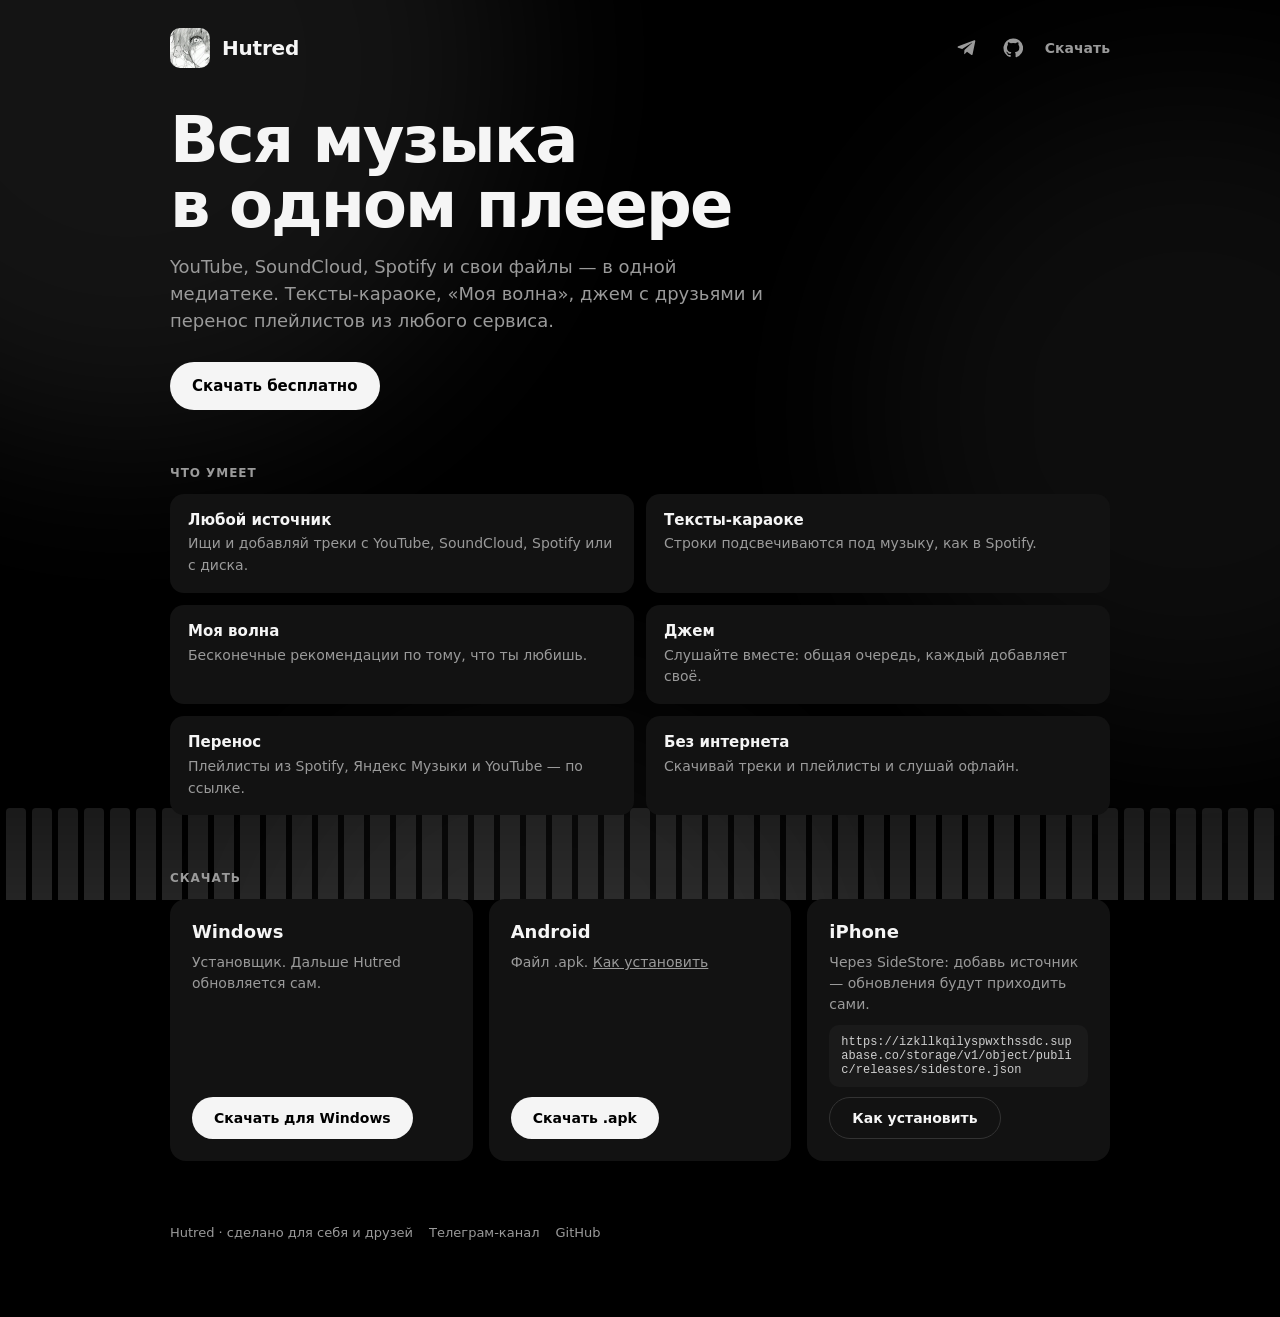
<file: site/index.html>
<!doctype html>
<html lang="ru">
<head>
<meta charset="utf-8">
<meta http-equiv="Content-Security-Policy" content="default-src 'self'; script-src 'self' 'unsafe-inline'; style-src 'self' 'unsafe-inline' https://fonts.googleapis.com; font-src https://fonts.gstatic.com; img-src 'self' https: data:; connect-src https://izkllkqilyspwxthssdc.supabase.co; base-uri 'none'; form-action 'none'; object-src 'none'">
<meta name="referrer" content="strict-origin-when-cross-origin">
<meta name="viewport" content="width=device-width,initial-scale=1">
<title>Hutred — музыка отовсюду</title>
<meta name="description" content="Музыкальный плеер: YouTube, SoundCloud, Spotify и свои файлы в одной медиатеке. Караоке, «Моя волна», джем с друзьями.">
<link rel="icon" href="logo.png">
<link rel="preconnect" href="https://fonts.googleapis.com">
<link href="https://fonts.googleapis.com/css2?family=Inter:wght@400;600;700;800&display=swap" rel="stylesheet">
<link rel="stylesheet" href="style.css">
</head>
<body>
<div class="fx" aria-hidden="true"><i></i><i></i><i></i></div>
<div class="eq" aria-hidden="true" id="eq"></div>
<div class="wrap">
  <header class="top">
    <img src="logo.png" alt="">
    <b>Hutred</b>
    <span class="sp"></span>
    <span class="links">
      <a class="ic" href="https://t.me/qxincee" target="_blank" rel="noopener" aria-label="Телеграм-канал Hutred" title="Телеграм-канал"><svg viewBox="0 0 24 24" fill="currentColor" aria-hidden="true"><path d="M21.9 4.3 18.7 19.4c-.2 1-.9 1.3-1.8.8l-4.9-3.6-2.4 2.3c-.3.3-.5.5-1 .5l.3-5 9.2-8.3c.4-.4-.1-.6-.6-.2L6.2 13.1l-4.9-1.5c-1-.3-1.1-1 .2-1.6L20.6 2.7c.9-.3 1.6.2 1.3 1.6z"/></svg></a>
      <a class="ic" href="https://github.com/whenuknowmeuseemeshine/hutred" target="_blank" rel="noopener" aria-label="Hutred на GitHub" title="GitHub"><svg viewBox="0 0 24 24" fill="currentColor" aria-hidden="true"><path d="M12 .5a11.5 11.5 0 0 0-3.6 22.4c.6.1.8-.3.8-.6v-2c-3.2.7-3.9-1.5-3.9-1.5-.5-1.3-1.3-1.7-1.3-1.7-1-.7.1-.7.1-.7 1.2.1 1.8 1.2 1.8 1.2 1 1.8 2.8 1.3 3.5 1 .1-.8.4-1.3.7-1.6-2.6-.3-5.3-1.3-5.3-5.7 0-1.3.5-2.3 1.2-3.1-.1-.3-.5-1.5.1-3.1 0 0 1-.3 3.2 1.2a11 11 0 0 1 5.8 0c2.2-1.5 3.2-1.2 3.2-1.2.6 1.6.2 2.8.1 3.1.8.8 1.2 1.8 1.2 3.1 0 4.4-2.7 5.4-5.3 5.7.4.4.8 1.1.8 2.2v3.2c0 .3.2.7.8.6A11.5 11.5 0 0 0 12 .5z"/></svg></a>
    </span>
    <a class="link" href="#download">Скачать</a>
  </header>

  <h1>Вся музыка<br>в одном плеере</h1>
  <p class="lead">YouTube, SoundCloud, Spotify и свои файлы — в одной медиатеке. Тексты-караоке, «Моя волна», джем с друзьями и перенос плейлистов из любого сервиса.</p>
  <div class="row">
    <a class="btn" href="#download">Скачать бесплатно</a>
  </div>

  <div class="cap">Что умеет</div>
  <div class="feat">
    <div><b>Любой источник</b><span>Ищи и добавляй треки с YouTube, SoundCloud, Spotify или с диска.</span></div>
    <div><b>Тексты-караоке</b><span>Строки подсвечиваются под музыку, как в Spotify.</span></div>
    <div><b>Моя волна</b><span>Бесконечные рекомендации по тому, что ты любишь.</span></div>
    <div><b>Джем</b><span>Слушайте вместе: общая очередь, каждый добавляет своё.</span></div>
    <div><b>Перенос</b><span>Плейлисты из Spotify, Яндекс Музыки и YouTube — по ссылке.</span></div>
    <div><b>Без интернета</b><span>Скачивай треки и плейлисты и слушай офлайн.</span></div>
  </div>

  <div class="cap" id="download">Скачать</div>
  <div class="grid" style="margin-top:0">
    <div class="card">
      <h3>Windows</h3>
      <p>Установщик. Дальше Hutred обновляется сам.</p>
      <a class="btn" id="dl-win" href="#">Скачать для Windows</a>
    </div>
    <div class="card">
      <h3>Android</h3>
      <p>Файл .apk. <a href="phone.html#android">Как установить</a></p>
      <a class="btn" id="dl-android" href="#">Скачать .apk</a>
    </div>
    <div class="card">
      <h3>iPhone</h3>
      <p>Через SideStore: добавь источник — обновления будут приходить сами.</p>
      <code class="copy" id="src" title="Нажми, чтобы скопировать"></code>
      <a class="btn ghost" href="phone.html#iphone">Как установить</a>
    </div>
  </div>

  <p class="foot"><span>Hutred · сделано для себя и друзей</span><a href="https://t.me/qxincee" target="_blank" rel="noopener">Телеграм-канал</a><a href="https://github.com/whenuknowmeuseemeshine/hutred" target="_blank" rel="noopener">GitHub</a></p>
</div>
<script>
const PUB = 'https://izkllkqilyspwxthssdc.supabase.co/storage/v1/object/public/releases';
const src = document.getElementById('src');
src.textContent = PUB + '/sidestore.json';
src.onclick = () => { navigator.clipboard?.writeText(src.textContent); src.textContent = 'Скопировано ✓'; setTimeout(() => src.textContent = PUB + '/sidestore.json', 1500); };
fetch(PUB + '/latest.json?t=' + Date.now()).then(r => r.json()).then(j => {
  if (j.windows) document.getElementById('dl-win').href = j.windows;
  if (j.android) document.getElementById('dl-android').href = j.android;
}).catch(() => {});
</script>
<script>
(() => { const eq = document.getElementById('eq'); if (!eq) return;
  const n = Math.max(24, Math.round(innerWidth / 26));
  for (let i = 0; i < n; i++) { const s = document.createElement('span');
    s.style.setProperty('--h', (35 + Math.random() * 60) + '%');
    s.style.animationDelay = (-Math.random() * 1.8).toFixed(2) + 's';
    s.style.animationDuration = (1.2 + Math.random() * 1.4).toFixed(2) + 's';
    eq.appendChild(s); } })();
</script>
</body>
</html>
</file>
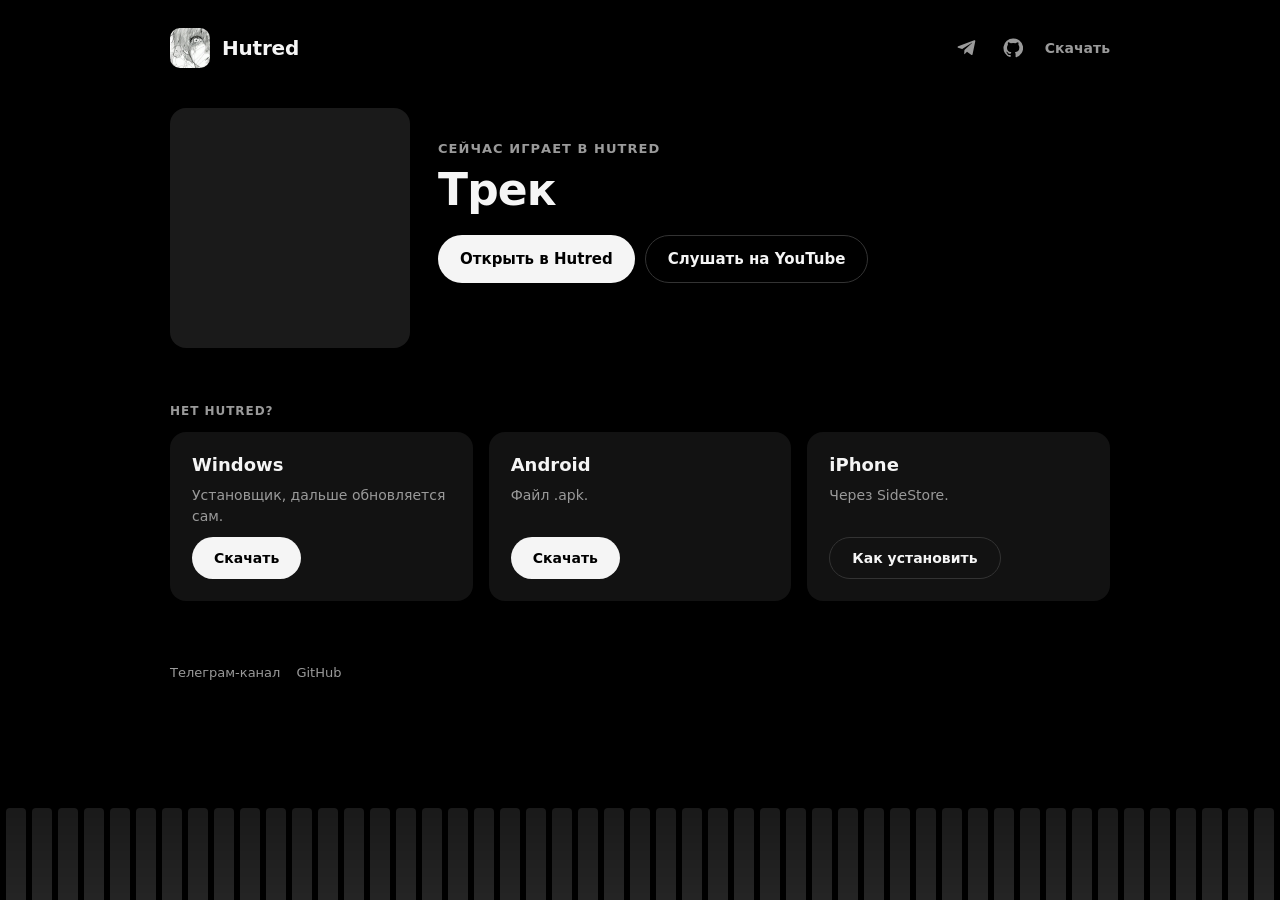
<file: site/listen/index.html>
<!doctype html>
<html lang="ru">
<head>
<meta charset="utf-8">
<meta http-equiv="Content-Security-Policy" content="default-src 'self'; script-src 'self' 'unsafe-inline'; style-src 'self' 'unsafe-inline' https://fonts.googleapis.com; font-src https://fonts.gstatic.com; img-src 'self' https: data:; connect-src https://izkllkqilyspwxthssdc.supabase.co; base-uri 'none'; form-action 'none'; object-src 'none'">
<meta name="referrer" content="strict-origin-when-cross-origin">
<meta name="viewport" content="width=device-width,initial-scale=1">
<title>Слушать в Hutred</title>
<link rel="icon" href="../logo.png">
<link rel="preconnect" href="https://fonts.googleapis.com">
<link href="https://fonts.googleapis.com/css2?family=Inter:wght@400;600;700;800&display=swap" rel="stylesheet">
<link rel="stylesheet" href="../style.css">
<style>
.bgc{position:fixed;inset:-60px;background-color:#000;z-index:-3;background-size:cover;background-position:center;filter:blur(60px) saturate(1.3);opacity:.35}
body{background:transparent}
.fx{display:none}
.track{display:flex;gap:28px;align-items:center;margin-top:12px}
@media (max-width:640px){.track{flex-direction:column;align-items:flex-start}}
.cover{width:240px;height:240px;border-radius:16px;background:#1a1a1a center/cover;flex-shrink:0;box-shadow:0 20px 60px rgba(0,0,0,.5)}
@media (max-width:640px){.cover{width:100%;height:auto;aspect-ratio:1}}
.who{font-size:13px;font-weight:700;letter-spacing:.08em;color:var(--muted);text-transform:uppercase;margin-bottom:10px}
.t{font-size:clamp(28px,5vw,44px);font-weight:800;letter-spacing:-.02em;margin:0 0 6px;line-height:1.08}
.a{font-size:18px;color:#cfcfcf;margin:0 0 22px}
.hint{font-size:13px;color:var(--muted);margin-top:14px;min-height:18px}
</style>
</head>
<body>
<div class="fx" aria-hidden="true"><i></i><i></i><i></i></div>
<div class="eq" aria-hidden="true" id="eq"></div>
<div class="bgc" id="bg"></div>
<div class="wrap">
  <header class="top">
    <img src="../logo.png" alt="">
    <b>Hutred</b>
    <span class="sp"></span>
    <span class="links">
      <a class="ic" href="https://t.me/qxincee" target="_blank" rel="noopener" aria-label="Телеграм-канал Hutred" title="Телеграм-канал"><svg viewBox="0 0 24 24" fill="currentColor" aria-hidden="true"><path d="M21.9 4.3 18.7 19.4c-.2 1-.9 1.3-1.8.8l-4.9-3.6-2.4 2.3c-.3.3-.5.5-1 .5l.3-5 9.2-8.3c.4-.4-.1-.6-.6-.2L6.2 13.1l-4.9-1.5c-1-.3-1.1-1 .2-1.6L20.6 2.7c.9-.3 1.6.2 1.3 1.6z"/></svg></a>
      <a class="ic" href="https://github.com/whenuknowmeuseemeshine/hutred" target="_blank" rel="noopener" aria-label="Hutred на GitHub" title="GitHub"><svg viewBox="0 0 24 24" fill="currentColor" aria-hidden="true"><path d="M12 .5a11.5 11.5 0 0 0-3.6 22.4c.6.1.8-.3.8-.6v-2c-3.2.7-3.9-1.5-3.9-1.5-.5-1.3-1.3-1.7-1.3-1.7-1-.7.1-.7.1-.7 1.2.1 1.8 1.2 1.8 1.2 1 1.8 2.8 1.3 3.5 1 .1-.8.4-1.3.7-1.6-2.6-.3-5.3-1.3-5.3-5.7 0-1.3.5-2.3 1.2-3.1-.1-.3-.5-1.5.1-3.1 0 0 1-.3 3.2 1.2a11 11 0 0 1 5.8 0c2.2-1.5 3.2-1.2 3.2-1.2.6 1.6.2 2.8.1 3.1.8.8 1.2 1.8 1.2 3.1 0 4.4-2.7 5.4-5.3 5.7.4.4.8 1.1.8 2.2v3.2c0 .3.2.7.8.6A11.5 11.5 0 0 0 12 .5z"/></svg></a>
    </span>
    <a class="link" href="../#download">Скачать</a>
  </header>

  <div class="track">
    <div class="cover" id="cover" role="img" aria-label="Обложка"></div>
    <div>
      <div class="who">Сейчас играет в Hutred</div>
      <h1 class="t" id="title">Трек</h1>
      <p class="a" id="artist"></p>
      <div class="row">
        <a class="btn" id="open" href="#">Открыть в Hutred</a>
        <a class="btn ghost" id="orig" href="#" target="_blank" rel="noopener" hidden>Слушать на YouTube</a>
      </div>
      <div class="hint" id="hint"></div>
    </div>
  </div>

  <div class="cap">Нет Hutred?</div>
  <div class="grid" style="margin-top:0">
    <div class="card"><h3>Windows</h3><p>Установщик, дальше обновляется сам.</p><a class="btn" id="dl-win" href="#">Скачать</a></div>
    <div class="card"><h3>Android</h3><p>Файл .apk.</p><a class="btn" id="dl-android" href="#">Скачать</a></div>
    <div class="card"><h3>iPhone</h3><p>Через SideStore.</p><a class="btn ghost" href="../phone.html#iphone">Как установить</a></div>
  </div>
  <p class="foot"><a href="https://t.me/qxincee" target="_blank" rel="noopener">Телеграм-канал</a><a href="https://github.com/whenuknowmeuseemeshine/hutred" target="_blank" rel="noopener">GitHub</a></p>
</div>
<script>
const PUB = 'https://izkllkqilyspwxthssdc.supabase.co/storage/v1/object/public/releases';
const q = new URLSearchParams(location.search);
const s = q.get('s'), u = q.get('u') || '', t = q.get('t') || 'Трек', a = q.get('a') || '', c = q.get('c');
document.getElementById('title').textContent = t;
document.getElementById('artist').textContent = a;
document.title = t + (a ? ' — ' + a : '') + ' · Hutred';
// Ссылки из адреса страницы проверяем: обложка — только https-картинка,
// «Слушать на …» — только настоящие сайты сервисов.
function safeUrl(v, hosts) {
  try {
    const x = new URL(v);
    if (x.protocol !== 'https:') return null;
    if (hosts && !hosts.some(h => x.hostname === h || x.hostname.endsWith('.' + h))) return null;
    return x.href;
  } catch (e) { return null; }
}
const cover = c ? safeUrl(c) : null;
if (cover) {
  const css = 'url("' + encodeURI(cover).replace(/["\\()]/g, encodeURIComponent) + '")';
  document.getElementById('cover').style.backgroundImage = css;
  document.getElementById('bg').style.backgroundImage = css;
}
const app = 'hutred://play?' + q.toString();
const open = document.getElementById('open');
open.href = app;

// Ссылка на оригинал — если Hutred не стоит.
let orig = null, label = '';
if (s === 'youtube' && /^[A-Za-z0-9_-]{6,20}$/.test(u)) { orig = 'https://youtu.be/' + u; label = 'Слушать на YouTube'; }
else if (s === 'soundcloud' && /^\d{1,20}$/.test(u)) { /* только номер трека — ссылки на сайт нет */ }
else if (s === 'soundcloud' && safeUrl(u, ['soundcloud.com'])) { orig = safeUrl(u, ['soundcloud.com']); label = 'Слушать на SoundCloud'; }
else if (s === 'spotify' && /^deezer:\d{1,15}$/.test(u)) { orig = 'https://www.deezer.com/track/' + u.slice(7); label = 'Слушать на Deezer'; }
else if (s === 'spotify' && /^[A-Za-z0-9]{10,40}$/.test(u)) { orig = 'https://open.spotify.com/track/' + u; label = 'Слушать на Spotify'; }
if (orig) { const o = document.getElementById('orig'); o.href = orig; o.textContent = label; o.hidden = false; }

// Сразу пробуем открыть приложение; если страница осталась на месте — подсказка.
const hint = document.getElementById('hint');
if (s && u) {
  hint.textContent = 'Открываю Hutred…';
  setTimeout(() => { location.href = app; }, 300);
  setTimeout(() => { if (!document.hidden) hint.textContent = 'Не открылось? Скачай Hutred ниже — это бесплатно.'; }, 2200);
}
fetch(PUB + '/latest.json?t=' + Date.now()).then(r => r.json()).then(j => {
  if (j.windows) document.getElementById('dl-win').href = j.windows;
  if (j.android) document.getElementById('dl-android').href = j.android;
}).catch(() => {});
</script>
<script>
(() => { const eq = document.getElementById('eq'); if (!eq) return;
  const n = Math.max(24, Math.round(innerWidth / 26));
  for (let i = 0; i < n; i++) { const s = document.createElement('span');
    s.style.setProperty('--h', (35 + Math.random() * 60) + '%');
    s.style.animationDelay = (-Math.random() * 1.8).toFixed(2) + 's';
    s.style.animationDuration = (1.2 + Math.random() * 1.4).toFixed(2) + 's';
    eq.appendChild(s); } })();
</script>
</body>
</html>
</file>
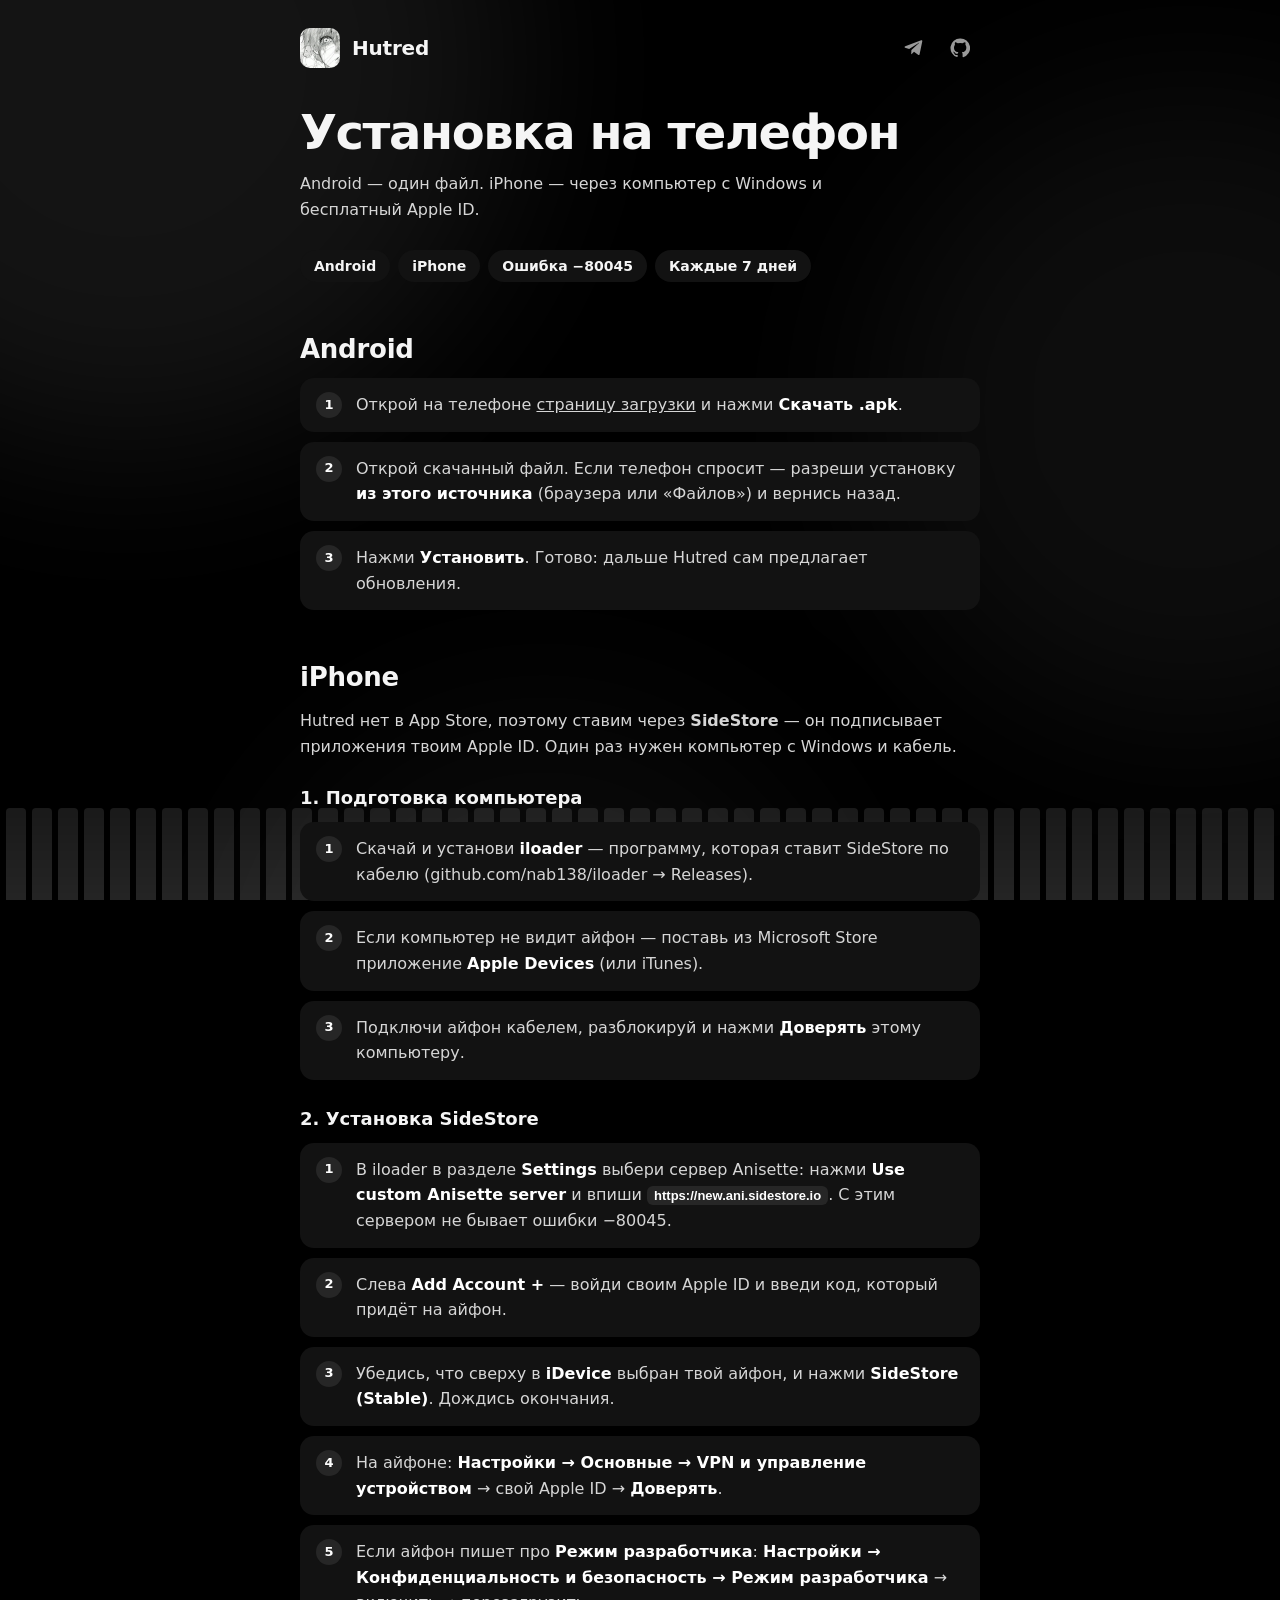
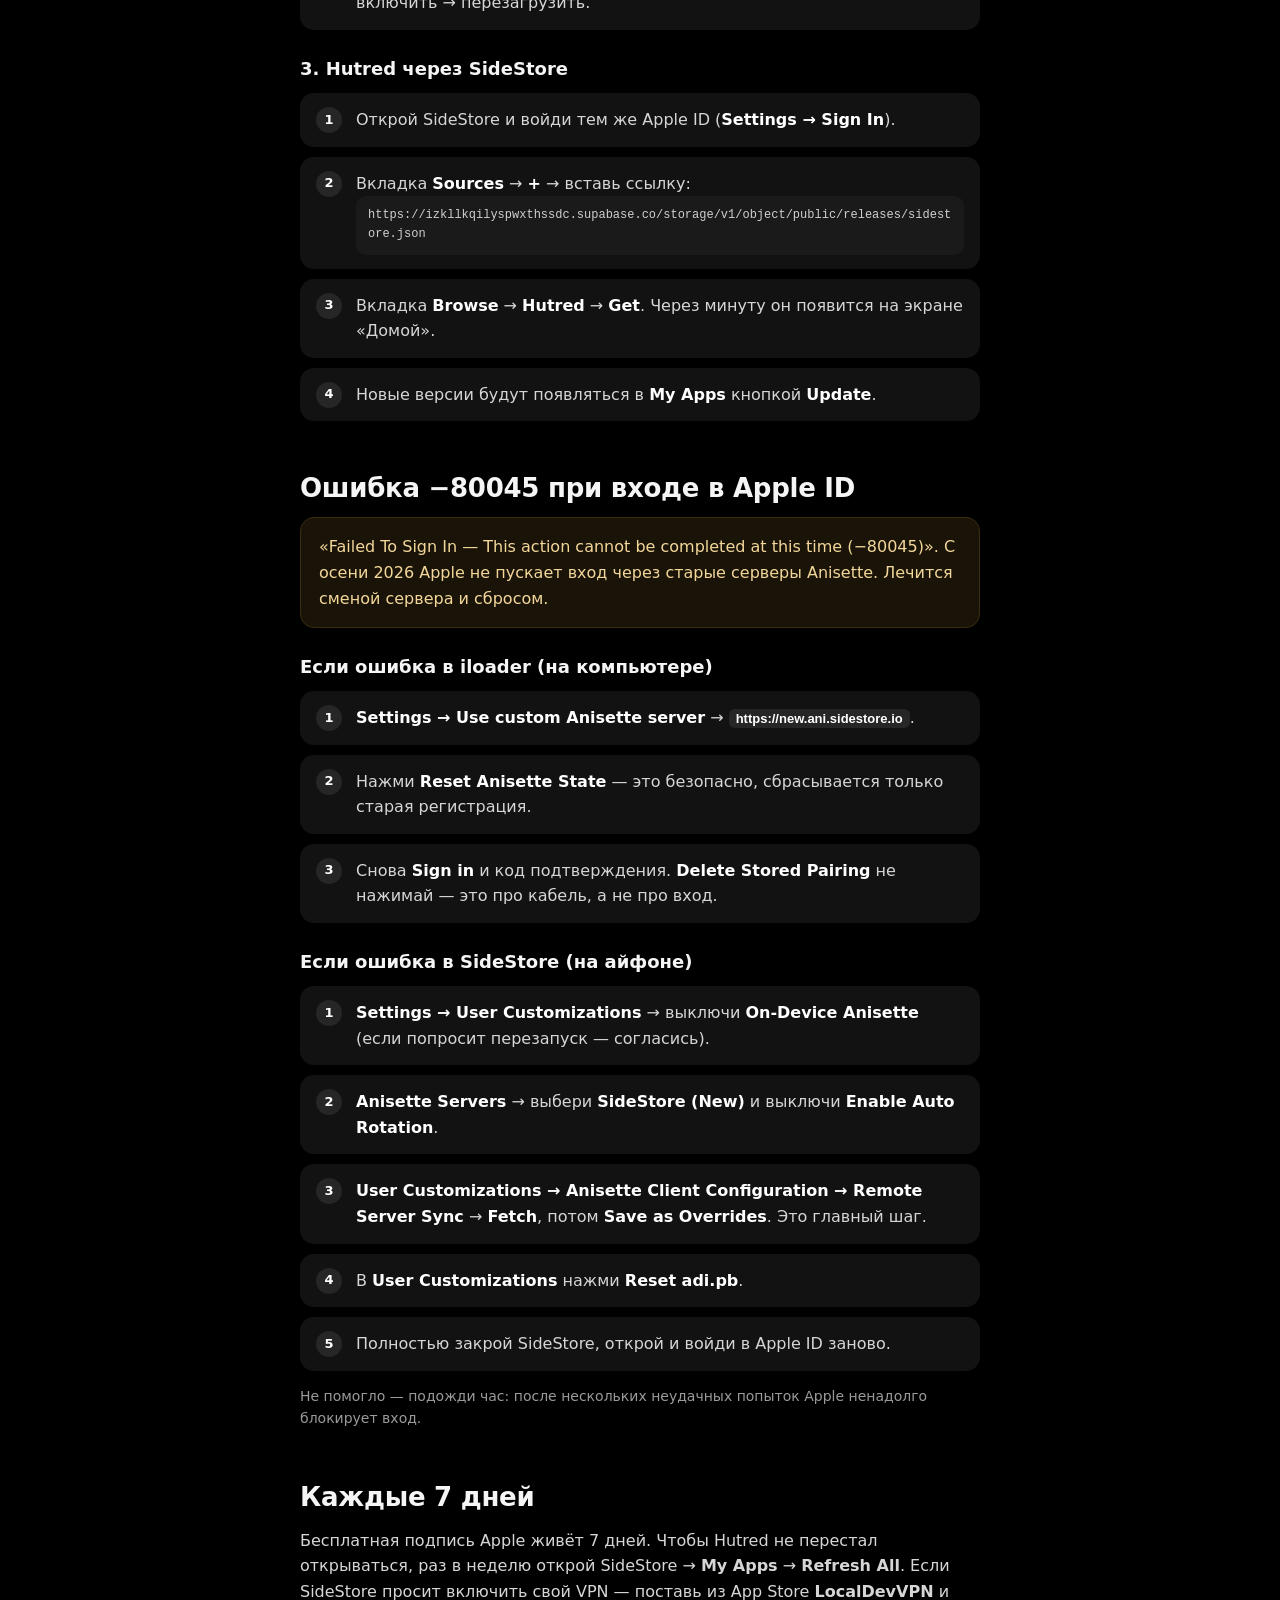
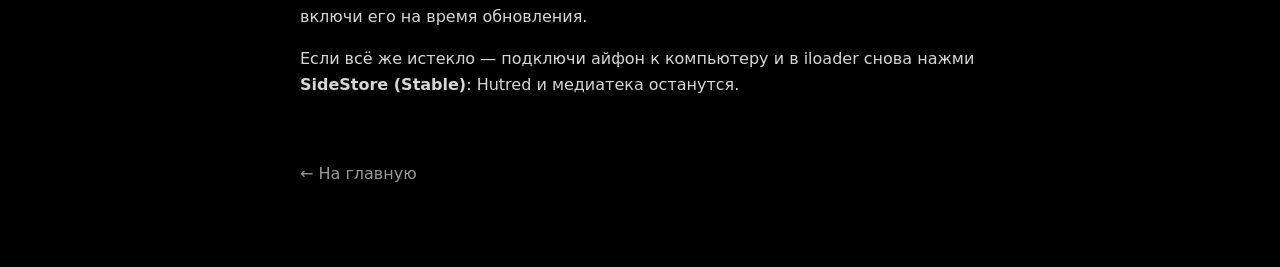
<file: site/phone.html>
<!doctype html>
<html lang="ru">
<head>
<meta charset="utf-8">
<meta http-equiv="Content-Security-Policy" content="default-src 'self'; script-src 'self' 'unsafe-inline'; style-src 'self' 'unsafe-inline' https://fonts.googleapis.com; font-src https://fonts.gstatic.com; img-src 'self' https: data:; connect-src https://izkllkqilyspwxthssdc.supabase.co; base-uri 'none'; form-action 'none'; object-src 'none'">
<meta name="referrer" content="strict-origin-when-cross-origin">
<meta name="viewport" content="width=device-width,initial-scale=1">
<title>Hutred на телефоне — установка</title>
<link rel="icon" href="logo.png">
<link rel="preconnect" href="https://fonts.googleapis.com">
<link href="https://fonts.googleapis.com/css2?family=Inter:wght@400;600;700;800&display=swap" rel="stylesheet">
<link rel="stylesheet" href="style.css">
<style>
.guide{max-width:720px}
.guide h1{font-size:clamp(32px,6vw,48px)}
.guide h2{font-size:26px;margin:52px 0 6px;letter-spacing:-.01em}
.guide h3{font-size:18px;margin:28px 0 8px}
.guide p,.guide li{font-size:16px;line-height:1.6;color:#d6d6d6}
.guide .muted{color:var(--muted);font-size:14px}
.steps{counter-reset:s;list-style:none;padding:0;margin:14px 0 0;display:flex;flex-direction:column;gap:10px}
.steps>li{counter-increment:s;background:var(--card);border-radius:14px;padding:14px 16px 14px 56px;position:relative}
.steps>li::before{content:counter(s);position:absolute;left:16px;top:14px;width:26px;height:26px;border-radius:999px;background:#262626;color:#fff;font-size:13px;font-weight:700;display:flex;align-items:center;justify-content:center}
.steps b{color:#fff}
kbd{font:600 13px Inter,sans-serif;background:#262626;border-radius:6px;padding:2px 7px;color:#fff;white-space:nowrap}
.warn{background:#1a1408;border:1px solid #3a2c0d;border-radius:14px;padding:16px 18px;margin-top:14px}
.warn p{margin:0;color:#f3d79a}
.toc{display:flex;flex-wrap:wrap;gap:8px;margin:6px 0 0}
.toc a{background:var(--card);border-radius:999px;padding:8px 14px;font-size:14px;font-weight:600;text-decoration:none}
</style>
</head>
<body>
<div class="fx" aria-hidden="true"><i></i><i></i><i></i></div>
<div class="eq" aria-hidden="true" id="eq"></div>
<div class="wrap guide">
  <header class="top">
    <a href="./" style="display:flex;align-items:center;gap:12px;text-decoration:none"><img src="logo.png" alt=""><b>Hutred</b></a>
    <span class="sp"></span>
    <span class="links">
      <a class="ic" href="https://t.me/qxincee" target="_blank" rel="noopener" aria-label="Телеграм-канал Hutred" title="Телеграм-канал"><svg viewBox="0 0 24 24" fill="currentColor" aria-hidden="true"><path d="M21.9 4.3 18.7 19.4c-.2 1-.9 1.3-1.8.8l-4.9-3.6-2.4 2.3c-.3.3-.5.5-1 .5l.3-5 9.2-8.3c.4-.4-.1-.6-.6-.2L6.2 13.1l-4.9-1.5c-1-.3-1.1-1 .2-1.6L20.6 2.7c.9-.3 1.6.2 1.3 1.6z"/></svg></a>
      <a class="ic" href="https://github.com/whenuknowmeuseemeshine/hutred" target="_blank" rel="noopener" aria-label="Hutred на GitHub" title="GitHub"><svg viewBox="0 0 24 24" fill="currentColor" aria-hidden="true"><path d="M12 .5a11.5 11.5 0 0 0-3.6 22.4c.6.1.8-.3.8-.6v-2c-3.2.7-3.9-1.5-3.9-1.5-.5-1.3-1.3-1.7-1.3-1.7-1-.7.1-.7.1-.7 1.2.1 1.8 1.2 1.8 1.2 1 1.8 2.8 1.3 3.5 1 .1-.8.4-1.3.7-1.6-2.6-.3-5.3-1.3-5.3-5.7 0-1.3.5-2.3 1.2-3.1-.1-.3-.5-1.5.1-3.1 0 0 1-.3 3.2 1.2a11 11 0 0 1 5.8 0c2.2-1.5 3.2-1.2 3.2-1.2.6 1.6.2 2.8.1 3.1.8.8 1.2 1.8 1.2 3.1 0 4.4-2.7 5.4-5.3 5.7.4.4.8 1.1.8 2.2v3.2c0 .3.2.7.8.6A11.5 11.5 0 0 0 12 .5z"/></svg></a>
    </span>
  </header>

  <h1>Установка на телефон</h1>
  <p class="lead">Android — один файл. iPhone — через компьютер с Windows и бесплатный Apple ID.</p>
  <div class="toc">
    <a href="#android">Android</a>
    <a href="#iphone">iPhone</a>
    <a href="#err">Ошибка −80045</a>
    <a href="#week">Каждые 7 дней</a>
  </div>

  <h2 id="android">Android</h2>
  <ol class="steps">
    <li>Открой на телефоне <a href="./#download">страницу загрузки</a> и нажми <b>Скачать .apk</b>.</li>
    <li>Открой скачанный файл. Если телефон спросит — разреши установку <b>из этого источника</b> (браузера или «Файлов») и вернись назад.</li>
    <li>Нажми <b>Установить</b>. Готово: дальше Hutred сам предлагает обновления.</li>
  </ol>

  <h2 id="iphone">iPhone</h2>
  <p>Hutred нет в App Store, поэтому ставим через <b>SideStore</b> — он подписывает приложения твоим Apple ID. Один раз нужен компьютер с Windows и кабель.</p>

  <h3>1. Подготовка компьютера</h3>
  <ol class="steps">
    <li>Скачай и установи <b>iloader</b> — программу, которая ставит SideStore по кабелю (github.com/nab138/iloader → Releases).</li>
    <li>Если компьютер не видит айфон — поставь из Microsoft Store приложение <b>Apple Devices</b> (или iTunes).</li>
    <li>Подключи айфон кабелем, разблокируй и нажми <b>Доверять</b> этому компьютеру.</li>
  </ol>

  <h3>2. Установка SideStore</h3>
  <ol class="steps">
    <li>В iloader в разделе <b>Settings</b> выбери сервер Anisette: нажми <b>Use custom Anisette server</b> и впиши <kbd>https://new.ani.sidestore.io</kbd>. С этим сервером не бывает ошибки −80045.</li>
    <li>Слева <b>Add Account +</b> — войди своим Apple ID и введи код, который придёт на айфон.</li>
    <li>Убедись, что сверху в <b>iDevice</b> выбран твой айфон, и нажми <b>SideStore (Stable)</b>. Дождись окончания.</li>
    <li>На айфоне: <b>Настройки → Основные → VPN и управление устройством</b> → свой Apple ID → <b>Доверять</b>.</li>
    <li>Если айфон пишет про <b>Режим разработчика</b>: <b>Настройки → Конфиденциальность и безопасность → Режим разработчика</b> → включить → перезагрузить.</li>
  </ol>

  <h3>3. Hutred через SideStore</h3>
  <ol class="steps">
    <li>Открой SideStore и войди тем же Apple ID (<b>Settings → Sign In</b>).</li>
    <li>Вкладка <b>Sources</b> → <b>+</b> → вставь ссылку:<br><code class="copy" id="src" title="Нажми, чтобы скопировать"></code></li>
    <li>Вкладка <b>Browse</b> → <b>Hutred</b> → <b>Get</b>. Через минуту он появится на экране «Домой».</li>
    <li>Новые версии будут появляться в <b>My Apps</b> кнопкой <b>Update</b>.</li>
  </ol>

  <h2 id="err">Ошибка −80045 при входе в Apple ID</h2>
  <div class="warn"><p>«Failed To Sign In — This action cannot be completed at this time (−80045)». С осени 2026 Apple не пускает вход через старые серверы Anisette. Лечится сменой сервера и сбросом.</p></div>

  <h3>Если ошибка в iloader (на компьютере)</h3>
  <ol class="steps">
    <li><b>Settings → Use custom Anisette server</b> → <kbd>https://new.ani.sidestore.io</kbd>.</li>
    <li>Нажми <b>Reset Anisette State</b> — это безопасно, сбрасывается только старая регистрация.</li>
    <li>Снова <b>Sign in</b> и код подтверждения. <b>Delete Stored Pairing</b> не нажимай — это про кабель, а не про вход.</li>
  </ol>

  <h3>Если ошибка в SideStore (на айфоне)</h3>
  <ol class="steps">
    <li><b>Settings → User Customizations</b> → выключи <b>On-Device Anisette</b> (если попросит перезапуск — согласись).</li>
    <li><b>Anisette Servers</b> → выбери <b>SideStore (New)</b> и выключи <b>Enable Auto Rotation</b>.</li>
    <li><b>User Customizations → Anisette Client Configuration → Remote Server Sync</b> → <b>Fetch</b>, потом <b>Save as Overrides</b>. Это главный шаг.</li>
    <li>В <b>User Customizations</b> нажми <b>Reset adi.pb</b>.</li>
    <li>Полностью закрой SideStore, открой и войди в Apple ID заново.</li>
  </ol>
  <p class="muted">Не помогло — подожди час: после нескольких неудачных попыток Apple ненадолго блокирует вход.</p>

  <h2 id="week">Каждые 7 дней</h2>
  <p>Бесплатная подпись Apple живёт 7 дней. Чтобы Hutred не перестал открываться, раз в неделю открой SideStore → <b>My Apps</b> → <b>Refresh All</b>. Если SideStore просит включить свой VPN — поставь из App Store <b>LocalDevVPN</b> и включи его на время обновления.</p>
  <p>Если всё же истекло — подключи айфон к компьютеру и в iloader снова нажми <b>SideStore (Stable)</b>: Hutred и медиатека останутся.</p>

  <p class="foot"><a href="./">← На главную</a></p>
</div>
<script>
const src = document.getElementById('src');
const url = 'https://izkllkqilyspwxthssdc.supabase.co/storage/v1/object/public/releases/sidestore.json';
src.textContent = url;
src.onclick = () => { navigator.clipboard?.writeText(url); src.textContent = 'Скопировано ✓'; setTimeout(() => src.textContent = url, 1500); };
</script>
<script>
(() => { const eq = document.getElementById('eq'); if (!eq) return;
  const n = Math.max(24, Math.round(innerWidth / 26));
  for (let i = 0; i < n; i++) { const s = document.createElement('span');
    s.style.setProperty('--h', (35 + Math.random() * 60) + '%');
    s.style.animationDelay = (-Math.random() * 1.8).toFixed(2) + 's';
    s.style.animationDuration = (1.2 + Math.random() * 1.4).toFixed(2) + 's';
    eq.appendChild(s); } })();
</script>
</body>
</html>
</file>
<file: site/style.css>
:root{--bg:#000;--card:#121212;--inner:#1a1a1a;--line:#1f1f1f;--text:#f5f5f5;--muted:#9a9a9a;--btn:#f5f5f5;--btnfg:#000}
*{box-sizing:border-box}
html{background:#000}
body{margin:0;background:transparent;color:var(--text);font-family:Inter,system-ui,-apple-system,Segoe UI,sans-serif;-webkit-font-smoothing:antialiased}
a{color:inherit}
.wrap{max-width:980px;margin:0 auto;padding:28px 20px 64px}
.top{display:flex;align-items:center;gap:12px;margin-bottom:40px}
.top img{width:40px;height:40px;border-radius:10px}
.top b{font-size:20px;font-weight:800;letter-spacing:-.01em}
.top .sp{flex:1}
.top a.link{font-size:14px;font-weight:600;color:var(--muted);text-decoration:none}
.top a.link:hover{color:var(--text)}
h1{font-size:clamp(36px,7vw,64px);line-height:1.02;margin:0 0 14px;font-weight:800;letter-spacing:-.03em}
.lead{font-size:18px;color:var(--muted);max-width:620px;line-height:1.5;margin:0 0 28px}
.btn{display:inline-flex;align-items:center;justify-content:center;gap:8px;height:48px;padding:0 22px;border-radius:999px;border:0;font:700 15px Inter,system-ui,sans-serif;text-decoration:none;cursor:pointer;background:var(--btn);color:var(--btnfg)}
.btn.ghost{background:transparent;color:var(--text);border:1px solid #333}
.btn:hover{opacity:.9}
.row{display:flex;flex-wrap:wrap;gap:10px}
.grid{display:grid;grid-template-columns:repeat(3,minmax(0,1fr));gap:16px;margin-top:48px}
@media (max-width:760px){.grid{grid-template-columns:1fr}}
.card{background:var(--card);border-radius:16px;padding:22px;display:flex;flex-direction:column;gap:10px}
.card h3{margin:0;font-size:18px}
.card p{margin:0;color:var(--muted);font-size:14px;line-height:1.5}
.card .btn{margin-top:auto;align-self:flex-start;height:42px;font-size:14px}
.cap{font-size:12px;font-weight:700;letter-spacing:.08em;color:var(--muted);text-transform:uppercase;margin:56px 0 14px}
.feat{display:grid;grid-template-columns:repeat(2,minmax(0,1fr));gap:12px}
@media (max-width:760px){.feat{grid-template-columns:1fr}}
.feat div{background:var(--card);border-radius:14px;padding:16px 18px;font-size:15px;line-height:1.45}
.feat b{display:block;margin-bottom:2px}
.feat span{color:var(--muted);font-size:14px}
code.copy{display:block;background:var(--inner);border-radius:10px;padding:10px 12px;font-size:12px;word-break:break-all;cursor:pointer;color:#cfcfcf}
.foot{margin-top:64px;color:var(--muted);font-size:13px}

/* Живой фон: медленно плывущие пятна света и «эквалайзер» внизу экрана. */
.fx{position:fixed;inset:0;z-index:-2;overflow:hidden;pointer-events:none;background:#000}
.fx i{position:absolute;border-radius:50%;filter:blur(90px);opacity:.22;will-change:transform}
.fx i:nth-child(1){width:60vmax;height:60vmax;left:-20vmax;top:-25vmax;background:#5a5a5a;animation:drift1 26s ease-in-out infinite alternate}
.fx i:nth-child(2){width:50vmax;height:50vmax;right:-18vmax;top:10vh;background:#3d3d3d;animation:drift2 32s ease-in-out infinite alternate}
.fx i:nth-child(3){width:45vmax;height:45vmax;left:20vw;bottom:-30vmax;background:#2c2c2c;animation:drift3 38s ease-in-out infinite alternate}
@keyframes drift1{to{transform:translate(18vw,14vh) scale(1.15)}}
@keyframes drift2{to{transform:translate(-22vw,18vh) scale(.9)}}
@keyframes drift3{to{transform:translate(-12vw,-20vh) scale(1.2)}}
.eq{position:fixed;left:0;right:0;bottom:0;height:34vh;display:flex;align-items:flex-end;gap:6px;padding:0 6px;z-index:-1;pointer-events:none;opacity:.14;-webkit-mask-image:linear-gradient(to top,#000 0%,transparent 100%);mask-image:linear-gradient(to top,#000 0%,transparent 100%)}
.eq span{flex:1;background:#fff;border-radius:4px 4px 0 0;height:30%;animation:bar 1.8s ease-in-out infinite alternate;transform-origin:bottom}
@keyframes bar{0%{height:12%}50%{height:var(--h,60%)}100%{height:22%}}
@media (prefers-reduced-motion:reduce){.fx i,.eq span{animation:none}}
.links{display:flex;gap:6px;align-items:center}
.ic{display:inline-flex;align-items:center;justify-content:center;width:40px;height:40px;border-radius:999px;color:var(--muted);text-decoration:none}
.ic:hover{color:var(--text);background:#1a1a1a}
.ic svg{width:20px;height:20px}
.foot{display:flex;flex-wrap:wrap;gap:16px;align-items:center}
.foot a{color:var(--muted);text-decoration:none}
.foot a:hover{color:var(--text)}
</file>
